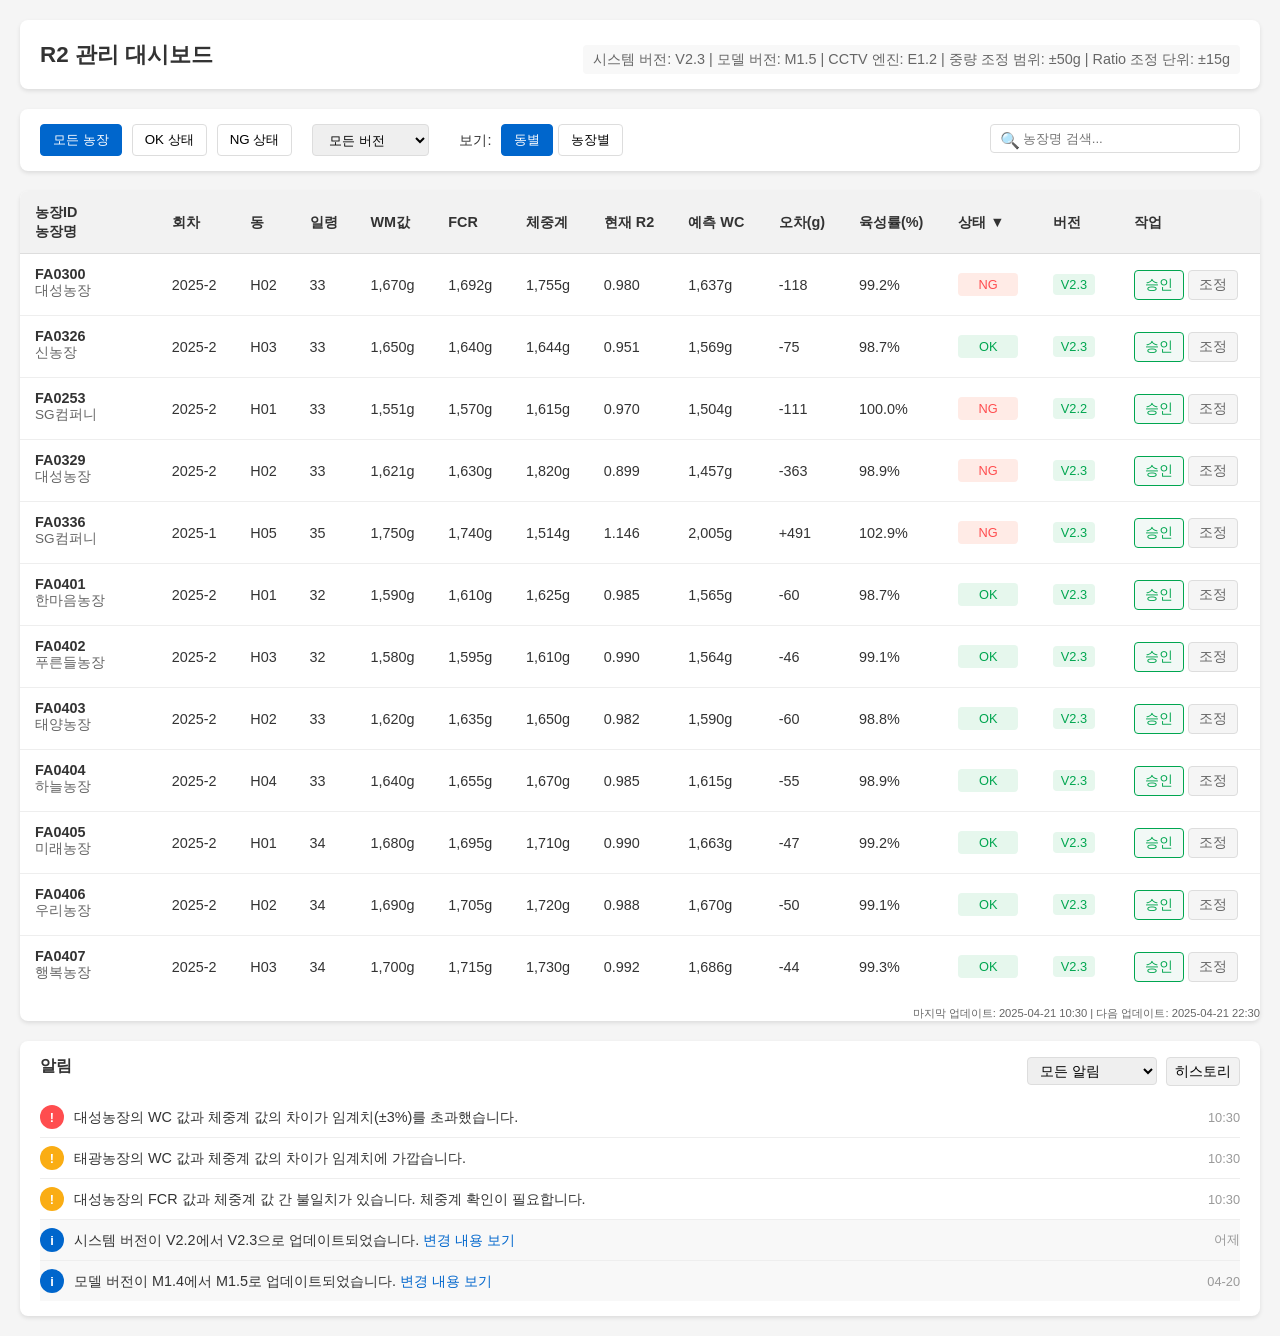
<file: r2-dashboard.html>
<!DOCTYPE html>
<html lang="ko">
<head>
  <meta charset="UTF-8">
  <meta name="viewport" content="width=device-width, initial-scale=1.0">
  <title>R2 관리 대시보드</title>
  <style>
    * {
      box-sizing: border-box;
      margin: 0;
      padding: 0;
      font-family: 'Segoe UI', Tahoma, Geneva, Verdana, sans-serif;
    }
    
    body {
      background-color: #f5f5f5;
      color: #333;
      padding: 20px;
    }
    
    header {
      display: flex;
      justify-content: space-between;
      align-items: center;
      margin-bottom: 20px;
      background-color: white;
      padding: 15px 20px;
      border-radius: 8px;
      box-shadow: 0 2px 4px rgba(0,0,0,0.1);
    }
    
    h1 {
      font-size: 1.4rem;
      font-weight: 600;
    }
    
    .last-update {
      font-size: 0.9rem;
      color: #666;
    }
    
    .filter-section {
      display: flex;
      justify-content: space-between;
      margin-bottom: 20px;
      background-color: white;
      padding: 15px 20px;
      border-radius: 8px;
      box-shadow: 0 2px 4px rgba(0,0,0,0.1);
    }
    
    .filter-buttons {
      display: flex;
      gap: 10px;
    }
    
    .filter-btn {
      padding: 6px 12px;
      border: 1px solid #ddd;
      border-radius: 4px;
      background-color: white;
      cursor: pointer;
      transition: all 0.2s;
    }
    
    .filter-btn.active {
      background-color: #0066cc;
      color: white;
      border-color: #0066cc;
    }
    
    .search-box {
      position: relative;
    }
    
    .search-box input {
      padding: 6px 12px;
      padding-left: 32px;
      border: 1px solid #ddd;
      border-radius: 4px;
      width: 250px;
    }
    
    .search-box:before {
      content: "🔍";
      position: absolute;
      left: 10px;
      top: 7px;
      color: #999;
    }
    
    .version-info {
      font-size: 0.9rem;
      color: #666;
      background-color: #f8f8f8;
      padding: 5px 10px;
      border-radius: 4px;
      margin-top: 10px;
    }
    
    .version-badge {
      display: inline-block;
      padding: 3px 8px;
      border-radius: 4px;
      background-color: #e6f7ed;
      color: #00a650;
      font-size: 0.8rem;
      margin-right: 5px;
    }
    
    .main-table {
      width: 100%;
      background-color: white;
      border-radius: 8px;
      box-shadow: 0 2px 4px rgba(0,0,0,0.1);
      overflow: hidden;
      margin-bottom: 20px;
    }
    
    table {
      width: 100%;
      border-collapse: collapse;
    }
    
    th {
      text-align: left;
      padding: 12px 15px;
      background-color: #f2f2f2;
      border-bottom: 1px solid #ddd;
      font-weight: 600;
      font-size: 0.9rem;
    }
    
    td {
      padding: 12px 15px;
      border-bottom: 1px solid #eee;
      font-size: 0.9rem;
    }
    
    tr:last-child td {
      border-bottom: none;
    }
    
    tr:hover {
      background-color: #f9f9f9;
    }
    
    .status {
      padding: 4px 8px;
      border-radius: 4px;
      font-weight: 500;
      font-size: 0.8rem;
      display: inline-block;
      min-width: 60px;
      text-align: center;
    }
    
    .status.ok {
      background-color: #e6f7ed;
      color: #00a650;
    }
    
    .status.ng {
      background-color: #ffebe6;
      color: #ff4d4f;
    }
    
    .action-btn {
      padding: 5px 10px;
      border-radius: 4px;
      border: 1px solid #ddd;
      background-color: white;
      cursor: pointer;
      transition: all 0.2s;
      font-size: 0.85rem;
    }
    
    .action-btn.approve {
      background-color: #f2f9f6;
      border-color: #00a650;
      color: #00a650;
    }
    
    .action-btn.adjust {
      background-color: #f5f5f5;
      color: #666;
    }
    
    .detail-panel {
      background-color: white;
      border-radius: 8px;
      box-shadow: 0 2px 4px rgba(0,0,0,0.1);
      padding: 20px;
      margin-bottom: 20px;
      display: flex;
      flex-direction: column;
      gap: 20px;
    }
    
    .panel-header {
      display: flex;
      justify-content: space-between;
      align-items: center;
      margin-bottom: 10px;
    }
    
    .panel-title {
      font-size: 1.1rem;
      font-weight: 600;
    }
    
    .panel-subtitle {
      color: #666;
      font-size: 0.9rem;
    }
    
    .graph-container {
      height: 300px;
      border: 1px solid #eee;
      border-radius: 4px;
      display: flex;
      align-items: center;
      justify-content: center;
      color: #999;
      background-color: #fafafa;
      margin-bottom: 15px;
    }
    
    .r2-control {
      display: grid;
      grid-template-columns: 1fr 1fr;
      gap: 15px;
    }
    
    .r2-table {
      border: 1px solid #eee;
      border-radius: 4px;
      overflow: hidden;
    }
    
    .r2-table table {
      width: 100%;
    }
    
    .r2-adjust {
      border: 1px solid #eee;
      border-radius: 4px;
      padding: 15px;
    }
    
    .r2-adjust-form {
      display: flex;
      flex-direction: column;
      gap: 10px;
    }
    
    .form-group {
      display: flex;
      flex-direction: column;
      gap: 5px;
    }
    
    .form-group label {
      font-size: 0.85rem;
      color: #666;
    }
    
    .form-group input, .form-group select, .form-group textarea {
      padding: 8px 10px;
      border: 1px solid #ddd;
      border-radius: 4px;
    }
    
    .form-group textarea {
      min-height: 60px;
      resize: vertical;
    }
    
    .button-group {
      display: flex;
      gap: 10px;
      margin-top: 10px;
    }
    
    .btn {
      padding: 8px 16px;
      border-radius: 4px;
      border: 1px solid #ddd;
      background-color: white;
      cursor: pointer;
      font-weight: 500;
      transition: all 0.2s;
    }
    
    .btn-primary {
      background-color: #0066cc;
      color: white;
      border-color: #0066cc;
    }
    
    .btn-secondary {
      background-color: #f5f5f5;
      color: #666;
    }
    
    .error {
      color: #ff4d4f;
    }
    
    .success {
      color: #00a650;
    }
    
    .alert-area {
      background-color: white;
      border-radius: 8px;
      box-shadow: 0 2px 4px rgba(0,0,0,0.1);
      padding: 15px 20px;
    }
    
    .alert-title {
      font-size: 1rem;
      font-weight: 600;
      margin-bottom: 10px;
    }
    
    .alert-list {
      list-style: none;
    }
    
    .alert-item {
      display: flex;
      align-items: center;
      gap: 10px;
      padding: 8px 0;
      border-bottom: 1px solid #eee;
    }
    
    .alert-item:last-child {
      border-bottom: none;
    }
    
    .alert-icon {
      width: 24px;
      height: 24px;
      display: flex;
      align-items: center;
      justify-content: center;
      border-radius: 50%;
      color: white;
      font-weight: bold;
      font-size: 0.8rem;
    }
    
    .alert-icon.warning {
      background-color: #faad14;
    }
    
    .alert-icon.error {
      background-color: #ff4d4f;
    }
    
    .alert-message {
      flex: 1;
      font-size: 0.9rem;
    }
    
    .alert-time {
      color: #999;
      font-size: 0.8rem;
    }
  </style>
</head>
<body>
  <header>
    <h1>R2 관리 대시보드</h1>
    <div class="version-info">
      시스템 버전: V2.3 | 모델 버전: M1.5 | CCTV 엔진: E1.2 | 중량 조정 범위: ±50g | Ratio 조정 단위: ±15g
    </div>
  </header>
  
  <div class="filter-section">
    <div class="filter-buttons">
      <button class="filter-btn active">모든 농장</button>
      <button class="filter-btn">OK 상태</button>
      <button class="filter-btn">NG 상태</button>
      <select style="padding: 6px 12px; border: 1px solid #ddd; border-radius: 4px; margin-left: 10px;">
        <option>모든 버전</option>
        <option>시스템 V2.3</option>
        <option>시스템 V2.2</option>
        <option>모델 M1.5</option>
        <option>모델 M1.4</option>
      </select>
      <div style="margin-left: 20px; display: flex; align-items: center;">
        <span style="margin-right: 10px; font-size: 0.9rem;">보기:</span>
        <button id="viewByDong" class="filter-btn active" style="margin-right: 5px;">동별</button>
        <button id="viewByFarm" class="filter-btn">농장별</button>
      </div>
    </div>
    <div class="search-box">
      <input type="text" placeholder="농장명 검색...">
    </div>
  </div>
  
  <div class="main-table">
    <div style="max-height: 800px; overflow-y: auto;">
      <table>
        <thead>
          <tr>
            <th>농장ID<br>농장명</th>
            <th>회차</th>
            <th>동</th>
            <th>일령</th>
            <th>WM값</th>
            <th>FCR</th>
            <th>체중계</th>
            <th>현재 R2</th>
            <th>예측 WC</th>
            <th>오차(g)</th>
            <th>육성률(%)</th>
            <th id="statusHeader" style="cursor: pointer;">상태 <span id="sortIcon">▼</span></th>
            <th>버전</th>
            <th>작업</th>
          </tr>
        </thead>
        <tbody>
          <tr>
            <td class="farm-info" data-farm-id="FA0300" data-farm-name="대성농장" style="cursor: pointer;">
              <strong>FA0300</strong><br>
              <span style="font-size: 0.85rem; color: #666; display: inline-block; width: 100px; overflow: hidden; text-overflow: ellipsis;">대성농장</span>
            </td>
            <td>2025-2</td>
            <td>H02</td>
            <td>33</td>
            <td>1,670g</td>
            <td>1,692g</td>
            <td>1,755g</td>
            <td>0.980</td>
            <td>1,637g</td>
            <td>-118</td>
            <td>99.2%</td>
            <td><span class="status ng">NG</span></td>
            <td><span class="version-badge">V2.3</span></td>
            <td>
              <button class="action-btn approve">승인</button>
              <button class="action-btn adjust">조정</button>
            </td>
          </tr>
          <tr>
            <td class="farm-info" data-farm-id="FA0326" data-farm-name="신농장" style="cursor: pointer;">
              <strong>FA0326</strong><br>
              <span style="font-size: 0.85rem; color: #666; display: inline-block; width: 100px; overflow: hidden; text-overflow: ellipsis;">신농장</span>
            </td>
            <td>2025-2</td>
            <td>H03</td>
            <td>33</td>
            <td>1,650g</td>
            <td>1,640g</td>
            <td>1,644g</td>
            <td>0.951</td>
            <td>1,569g</td>
            <td>-75</td>
            <td>98.7%</td>
            <td><span class="status ok">OK</span></td>
            <td><span class="version-badge">V2.3</span></td>
            <td>
              <button class="action-btn approve">승인</button>
              <button class="action-btn adjust">조정</button>
            </td>
          </tr>
          <tr>
            <td class="farm-info" data-farm-id="FA0253" data-farm-name="SG컴퍼니" style="cursor: pointer;">
              <strong>FA0253</strong><br>
              <span style="font-size: 0.85rem; color: #666; display: inline-block; width: 100px; overflow: hidden; text-overflow: ellipsis;">SG컴퍼니</span>
            </td>
            <td>2025-2</td>
            <td>H01</td>
            <td>33</td>
            <td>1,551g</td>
            <td>1,570g</td>
            <td>1,615g</td>
            <td>0.970</td>
            <td>1,504g</td>
            <td>-111</td>
            <td>100.0%</td>
            <td><span class="status ng">NG</span></td>
            <td><span class="version-badge">V2.2</span></td>
            <td>
              <button class="action-btn approve">승인</button>
              <button class="action-btn adjust">조정</button>
            </td>
          </tr>
          <tr>
            <td class="farm-info" data-farm-id="FA0329" data-farm-name="대성농장" style="cursor: pointer;">
              <strong>FA0329</strong><br>
              <span style="font-size: 0.85rem; color: #666; display: inline-block; width: 100px; overflow: hidden; text-overflow: ellipsis;">대성농장</span>
            </td>
            <td>2025-2</td>
            <td>H02</td>
            <td>33</td>
            <td>1,621g</td>
            <td>1,630g</td>
            <td>1,820g</td>
            <td>0.899</td>
            <td>1,457g</td>
            <td>-363</td>
            <td>98.9%</td>
            <td><span class="status ng">NG</span></td>
            <td><span class="version-badge">V2.3</span></td>
            <td>
              <button class="action-btn approve">승인</button>
              <button class="action-btn adjust">조정</button>
            </td>
          </tr>
          <tr>
            <td class="farm-info" data-farm-id="FA0336" data-farm-name="SG컴퍼니" style="cursor: pointer;">
              <strong>FA0336</strong><br>
              <span style="font-size: 0.85rem; color: #666; display: inline-block; width: 100px; overflow: hidden; text-overflow: ellipsis;">SG컴퍼니</span>
            </td>
            <td>2025-1</td>
            <td>H05</td>
            <td>35</td>
            <td>1,750g</td>
            <td>1,740g</td>
            <td>1,514g</td>
            <td>1.146</td>
            <td>2,005g</td>
            <td>+491</td>
            <td>102.9%</td>
            <td><span class="status ng">NG</span></td>
            <td><span class="version-badge">V2.3</span></td>
            <td>
              <button class="action-btn approve">승인</button>
              <button class="action-btn adjust">조정</button>
            </td>
          </tr>
          <tr>
            <td class="farm-info" data-farm-id="FA0401" data-farm-name="한마음농장" style="cursor: pointer;">
              <strong>FA0401</strong><br>
              <span style="font-size: 0.85rem; color: #666; display: inline-block; width: 100px; overflow: hidden; text-overflow: ellipsis;">한마음농장</span>
            </td>
            <td>2025-2</td>
            <td>H01</td>
            <td>32</td>
            <td>1,590g</td>
            <td>1,610g</td>
            <td>1,625g</td>
            <td>0.985</td>
            <td>1,565g</td>
            <td>-60</td>
            <td>98.7%</td>
            <td><span class="status ok">OK</span></td>
            <td><span class="version-badge">V2.3</span></td>
            <td>
              <button class="action-btn approve">승인</button>
              <button class="action-btn adjust">조정</button>
            </td>
          </tr>
          <tr>
            <td class="farm-info" data-farm-id="FA0402" data-farm-name="푸른들농장" style="cursor: pointer;">
              <strong>FA0402</strong><br>
              <span style="font-size: 0.85rem; color: #666; display: inline-block; width: 100px; overflow: hidden; text-overflow: ellipsis;">푸른들농장</span>
            </td>
            <td>2025-2</td>
            <td>H03</td>
            <td>32</td>
            <td>1,580g</td>
            <td>1,595g</td>
            <td>1,610g</td>
            <td>0.990</td>
            <td>1,564g</td>
            <td>-46</td>
            <td>99.1%</td>
            <td><span class="status ok">OK</span></td>
            <td><span class="version-badge">V2.3</span></td>
            <td>
              <button class="action-btn approve">승인</button>
              <button class="action-btn adjust">조정</button>
            </td>
          </tr>
          <tr>
            <td class="farm-info" data-farm-id="FA0403" data-farm-name="태양농장" style="cursor: pointer;">
              <strong>FA0403</strong><br>
              <span style="font-size: 0.85rem; color: #666; display: inline-block; width: 100px; overflow: hidden; text-overflow: ellipsis;">태양농장</span>
            </td>
            <td>2025-2</td>
            <td>H02</td>
            <td>33</td>
            <td>1,620g</td>
            <td>1,635g</td>
            <td>1,650g</td>
            <td>0.982</td>
            <td>1,590g</td>
            <td>-60</td>
            <td>98.8%</td>
            <td><span class="status ok">OK</span></td>
            <td><span class="version-badge">V2.3</span></td>
            <td>
              <button class="action-btn approve">승인</button>
              <button class="action-btn adjust">조정</button>
            </td>
          </tr>
          <tr>
            <td class="farm-info" data-farm-id="FA0404" data-farm-name="하늘농장" style="cursor: pointer;">
              <strong>FA0404</strong><br>
              <span style="font-size: 0.85rem; color: #666; display: inline-block; width: 100px; overflow: hidden; text-overflow: ellipsis;">하늘농장</span>
            </td>
            <td>2025-2</td>
            <td>H04</td>
            <td>33</td>
            <td>1,640g</td>
            <td>1,655g</td>
            <td>1,670g</td>
            <td>0.985</td>
            <td>1,615g</td>
            <td>-55</td>
            <td>98.9%</td>
            <td><span class="status ok">OK</span></td>
            <td><span class="version-badge">V2.3</span></td>
            <td>
              <button class="action-btn approve">승인</button>
              <button class="action-btn adjust">조정</button>
            </td>
          </tr>
          <tr>
            <td class="farm-info" data-farm-id="FA0405" data-farm-name="미래농장" style="cursor: pointer;">
              <strong>FA0405</strong><br>
              <span style="font-size: 0.85rem; color: #666; display: inline-block; width: 100px; overflow: hidden; text-overflow: ellipsis;">미래농장</span>
            </td>
            <td>2025-2</td>
            <td>H01</td>
            <td>34</td>
            <td>1,680g</td>
            <td>1,695g</td>
            <td>1,710g</td>
            <td>0.990</td>
            <td>1,663g</td>
            <td>-47</td>
            <td>99.2%</td>
            <td><span class="status ok">OK</span></td>
            <td><span class="version-badge">V2.3</span></td>
            <td>
              <button class="action-btn approve">승인</button>
              <button class="action-btn adjust">조정</button>
            </td>
          </tr>
          <tr>
            <td class="farm-info" data-farm-id="FA0406" data-farm-name="우리농장" style="cursor: pointer;">
              <strong>FA0406</strong><br>
              <span style="font-size: 0.85rem; color: #666; display: inline-block; width: 100px; overflow: hidden; text-overflow: ellipsis;">우리농장</span>
            </td>
            <td>2025-2</td>
            <td>H02</td>
            <td>34</td>
            <td>1,690g</td>
            <td>1,705g</td>
            <td>1,720g</td>
            <td>0.988</td>
            <td>1,670g</td>
            <td>-50</td>
            <td>99.1%</td>
            <td><span class="status ok">OK</span></td>
            <td><span class="version-badge">V2.3</span></td>
            <td>
              <button class="action-btn approve">승인</button>
              <button class="action-btn adjust">조정</button>
            </td>
          </tr>
          <tr>
            <td class="farm-info" data-farm-id="FA0407" data-farm-name="행복농장" style="cursor: pointer;">
              <strong>FA0407</strong><br>
              <span style="font-size: 0.85rem; color: #666; display: inline-block; width: 100px; overflow: hidden; text-overflow: ellipsis;">행복농장</span>
            </td>
            <td>2025-2</td>
            <td>H03</td>
            <td>34</td>
            <td>1,700g</td>
            <td>1,715g</td>
            <td>1,730g</td>
            <td>0.992</td>
            <td>1,686g</td>
            <td>-44</td>
            <td>99.3%</td>
            <td><span class="status ok">OK</span></td>
            <td><span class="version-badge">V2.3</span></td>
            <td>
              <button class="action-btn approve">승인</button>
              <button class="action-btn adjust">조정</button>
            </td>
          </tr>
          <tr>
            <td class="farm-info" data-farm-id="FA0408" data-farm-name="희망농장" style="cursor: pointer;">
              <strong>FA0408</strong><br>
              <span style="font-size: 0.85rem; color: #666; display: inline-block; width: 100px; overflow: hidden; text-overflow: ellipsis;">희망농장</span>
            </td>
            <td>2025-2</td>
            <td>H04</td>
            <td>35</td>
            <td>1,730g</td>
            <td>1,745g</td>
            <td>1,760g</td>
            <td>0.986</td>
            <td>1,705g</td>
            <td>-55</td>
            <td>99.0%</td>
            <td><span class="status ok">OK</span></td>
            <td><span class="version-badge">V2.3</span></td>
            <td>
              <button class="action-btn approve">승인</button>
              <button class="action-btn adjust">조정</button>
            </td>
          </tr>
          <tr>
            <td class="farm-info" data-farm-id="FA0409" data-farm-name="그린농장" style="cursor: pointer;">
              <strong>FA0409</strong><br>
              <span style="font-size: 0.85rem; color: #666; display: inline-block; width: 100px; overflow: hidden; text-overflow: ellipsis;">그린농장</span>
            </td>
            <td>2025-2</td>
            <td>H05</td>
            <td>35</td>
            <td>1,740g</td>
            <td>1,755g</td>
            <td>1,770g</td>
            <td>0.989</td>
            <td>1,721g</td>
            <td>-49</td>
            <td>99.2%</td>
            <td><span class="status ok">OK</span></td>
            <td><span class="version-badge">V2.3</span></td>
            <td>
              <button class="action-btn approve">승인</button>
              <button class="action-btn adjust">조정</button>
            </td>
          </tr>
          <tr>
            <td class="farm-info" data-farm-id="FA0410" data-farm-name="블루농장" style="cursor: pointer;">
              <strong>FA0410</strong><br>
              <span style="font-size: 0.85rem; color: #666; display: inline-block; width: 100px; overflow: hidden; text-overflow: ellipsis;">블루농장</span>
            </td>
            <td>2025-2</td>
            <td>H01</td>
            <td>35</td>
            <td>1,750g</td>
            <td>1,765g</td>
            <td>1,780g</td>
            <td>0.991</td>
            <td>1,734g</td>
            <td>-46</td>
            <td>99.3%</td>
            <td><span class="status ok">OK</span></td>
            <td><span class="version-badge">V2.3</span></td>
            <td>
              <button class="action-btn approve">승인</button>
              <button class="action-btn adjust">조정</button>
            </td>
          </tr>
          <tr>
            <td class="farm-info" data-farm-id="FA0411" data-farm-name="레드농장" style="cursor: pointer;">
              <strong>FA0411</strong><br>
              <span style="font-size: 0.85rem; color: #666; display: inline-block; width: 100px; overflow: hidden; text-overflow: ellipsis;">레드농장</span>
            </td>
            <td>2025-2</td>
            <td>H02</td>
            <td>36</td>
            <td>1,780g</td>
            <td>1,795g</td>
            <td>1,810g</td>
            <td>0.993</td>
            <td>1,767g</td>
            <td>-43</td>
            <td>99.4%</td>
            <td><span class="status ok">OK</span></td>
            <td><span class="version-badge">V2.3</span></td>
            <td>
              <button class="action-btn approve">승인</button>
              <button class="action-btn adjust">조정</button>
            </td>
          </tr>
          <tr>
            <td class="farm-info" data-farm-id="FA0412" data-farm-name="옐로우농장" style="cursor: pointer;">
              <strong>FA0412</strong><br>
              <span style="font-size: 0.85rem; color: #666; display: inline-block; width: 100px; overflow: hidden; text-overflow: ellipsis;">옐로우농장</span>
            </td>
            <td>2025-2</td>
            <td>H03</td>
            <td>36</td>
            <td>1,790g</td>
            <td>1,805g</td>
            <td>1,820g</td>
            <td>0.995</td>
            <td>1,781g</td>
            <td>-39</td>
            <td>99.5%</td>
            <td><span class="status ok">OK</span></td>
            <td><span class="version-badge">V2.3</span></td>
            <td>
              <button class="action-btn approve">승인</button>
              <button class="action-btn adjust">조정</button>
            </td>
          </tr>
          <tr>
            <td class="farm-info" data-farm-id="FA0413" data-farm-name="퍼플농장" style="cursor: pointer;">
              <strong>FA0413</strong><br>
              <span style="font-size: 0.85rem; color: #666; display: inline-block; width: 100px; overflow: hidden; text-overflow: ellipsis;">퍼플농장</span>
            </td>
            <td>2025-2</td>
            <td>H04</td>
            <td>36</td>
            <td>1,800g</td>
            <td>1,815g</td>
            <td>1,830g</td>
            <td>0.992</td>
            <td>1,786g</td>
            <td>-44</td>
            <td>99.3%</td>
            <td><span class="status ok">OK</span></td>
            <td><span class="version-badge">V2.3</span></td>
            <td>
              <button class="action-btn approve">승인</button>
              <button class="action-btn adjust">조정</button>
            </td>
          </tr>
          <tr>
            <td class="farm-info" data-farm-id="FA0414" data-farm-name="오렌지농장" style="cursor: pointer;">
              <strong>FA0414</strong><br>
              <span style="font-size: 0.85rem; color: #666; display: inline-block; width: 100px; overflow: hidden; text-overflow: ellipsis;">오렌지농장</span>
            </td>
            <td>2025-2</td>
            <td>H05</td>
            <td>37</td>
            <td>1,830g</td>
            <td>1,845g</td>
            <td>1,860g</td>
            <td>0.994</td>
            <td>1,819g</td>
            <td>-41</td>
            <td>99.4%</td>
            <td><span class="status ok">OK</span></td>
            <td><span class="version-badge">V2.3</span></td>
            <td>
              <button class="action-btn approve">승인</button>
              <button class="action-btn adjust">조정</button>
            </td>
          </tr>
          <tr>
            <td class="farm-info" data-farm-id="FA0415" data-farm-name="핑크농장" style="cursor: pointer;">
              <strong>FA0415</strong><br>
              <span style="font-size: 0.85rem; color: #666; display: inline-block; width: 100px; overflow: hidden; text-overflow: ellipsis;">핑크농장</span>
            </td>
            <td>2025-2</td>
            <td>H01</td>
            <td>37</td>
            <td>1,840g</td>
            <td>1,855g</td>
            <td>1,870g</td>
            <td>0.996</td>
            <td>1,832g</td>
            <td>-38</td>
            <td>99.6%</td>
            <td><span class="status ok">OK</span></td>
            <td><span class="version-badge">V2.3</span></td>
            <td>
              <button class="action-btn approve">승인</button>
              <button class="action-btn adjust">조정</button>
            </td>
          </tr>
        </tbody>
      </table>
    </div>
    <div style="display: flex; justify-content: flex-end; margin-top: 15px;">
      <div class="last-update" style="text-align: right; font-size: 0.7rem; color: #666;">
        마지막 업데이트: 2025-04-21 10:30 | 다음 업데이트: 2025-04-21 22:30      
      </div>
    </div>
  </div>
  
  <!-- 농장 정보 모달 -->
  <div id="farmModal" style="position: fixed; top: 0; left: 0; right: 0; bottom: 0; background-color: rgba(0,0,0,0.5); display: none; align-items: center; justify-content: center; z-index: 1000;">
    <div style="background-color: white; border-radius: 8px; width: 90%; max-width: 1000px; max-height: 90vh; overflow-y: auto; padding: 20px;">
      <div style="display: flex; justify-content: space-between; align-items: center; margin-bottom: 20px;">
        <h3 id="modalFarmTitle" style="font-size: 1.2rem; font-weight: 600;">농장 정보</h3>
        <button id="closeModal" style="background: none; border: none; font-size: 1.5rem; cursor: pointer;">×</button>
      </div>
      
      <div id="modalFarmInfo" style="margin-bottom: 20px;">
        <p id="modalFarmSubtitle" class="panel-subtitle"></p>
      </div>
      
      <div class="graph-container" style="height: 300px; border: 1px solid #eee; border-radius: 4px; display: flex; align-items: center; justify-content: center; color: #999; background-color: #fafafa; position: relative; margin-bottom: 20px;">
        [최근 7일간 WM, 체중계, WC 값 추이 그래프]
        <div style="position: absolute; right: 10px; top: 10px; background-color: rgba(255,255,255,0.8); border: 1px solid #ddd; border-radius: 4px; padding: 5px; font-size: 0.8rem;">
          <div style="margin-bottom: 3px; color: #666;">버전 변경 포인트</div>
          <div><span style="display: inline-block; width: 10px; height: 10px; background-color: red; border-radius: 50%; margin-right: 5px;"></span> V2.2 → V2.3 (04-20)</div>
          <div><span style="display: inline-block; width: 10px; height: 10px; background-color: blue; border-radius: 50%; margin-right: 5px;"></span> 모델 M1.4 → M1.5 (04-20)</div>
        </div>
      </div>
      
      <div class="r2-control" style="display: flex; gap: 20px;">
        <div class="r2-table">
          <div style="display: flex; justify-content: space-between; align-items: center; margin-bottom: 10px;">
            <h3 style="font-size: 1rem;">중량별 R2 테이블</h3>
            <select style="padding: 4px 8px; border: 1px solid #ddd; border-radius: 4px; font-size: 0.9rem;">
              <option>현재 버전 (V2.3)</option>
              <option>이전 버전 (V2.2)</option>
              <option>이전 버전 (V2.1)</option>
            </select>
          </div>
          
          <table>
            <thead>
              <tr>
                <th>중량 범위</th>
                <th>R2 값</th>
                <th>적용 시점</th>
                <th>변경 사유</th>
              </tr>
            </thead>
            <tbody>
              <tr>
                <td>1,601g~</td>
                <td>1.020</td>
                <td>2025-04-21</td>
                <td><button class="action-btn" style="padding: 2px 5px; font-size: 0.8rem;">보기</button></td>
              </tr>
              <tr>
                <td>1,301g~1,600g</td>
                <td>1.020</td>
                <td>2025-04-20</td>
                <td><button class="action-btn" style="padding: 2px 5px; font-size: 0.8rem;">보기</button></td>
              </tr>
              <tr>
                <td>1,001g~1,300g</td>
                <td>0.950</td>
                <td>2025-04-20</td>
                <td><button class="action-btn" style="padding: 2px 5px; font-size: 0.8rem;">보기</button></td>
              </tr>
              <tr>
                <td>701g~1,000g</td>
                <td>0.920</td>
                <td>2025-04-20</td>
                <td><button class="action-btn" style="padding: 2px 5px; font-size: 0.8rem;">보기</button></td>
              </tr>
              <tr>
                <td>~700g</td>
                <td>0.885</td>
                <td>2025-04-20</td>
                <td><button class="action-btn" style="padding: 2px 5px; font-size: 0.8rem;">보기</button></td>
              </tr>
            </tbody>
          </table>
        </div>
        
        <div class="r2-adjust" style="flex: 1;">
          <form class="r2-adjust-form">
            <div style="font-size: 1rem; font-weight: 600; margin-bottom: 15px;">R2 값 조정</div>
            <div style="margin-bottom: 10px;">
              <label style="display: block; margin-bottom: 5px; font-size: 0.9rem;">현재 중량 범위</label>
              <input type="text" value="1,601g~" readonly style="width: 100%; padding: 8px; border: 1px solid #ddd; border-radius: 4px;">
            </div>
            <div style="margin-bottom: 10px;">
              <label style="display: block; margin-bottom: 5px; font-size: 0.9rem;">현재 R2 값</label>
              <input type="text" value="1.02" readonly style="width: 100%; padding: 8px; border: 1px solid #ddd; border-radius: 4px;">
            </div>
            <div style="margin-bottom: 10px;">
              <label style="display: block; margin-bottom: 5px; font-size: 0.9rem;">WM 값</label>
              <input type="text" value="1,620g" readonly style="width: 100%; padding: 8px; border: 1px solid #ddd; border-radius: 4px;">
            </div>
            <div style="margin-bottom: 10px;">
              <label style="display: block; margin-bottom: 5px; font-size: 0.9rem;">체중계 값</label>
              <input type="text" value="1,710g" readonly style="width: 100%; padding: 8px; border: 1px solid #ddd; border-radius: 4px;">
            </div>
            <div style="margin-bottom: 10px;">
              <label style="display: block; margin-bottom: 5px; font-size: 0.9rem;">새 R2 값</label>
              <input type="text" value="1.06" style="width: 100%; padding: 8px; border: 1px solid #ddd; border-radius: 4px;">
            </div>
            <div style="margin-bottom: 10px;">
              <label style="display: block; margin-bottom: 5px; font-size: 0.9rem;">조정 결과(WC)</label>
              <input type="text" value="1,717g" readonly style="width: 100%; padding: 8px; border: 1px solid #ddd; border-radius: 4px;">
            </div>
            <div style="margin-bottom: 15px;">
              <label style="display: block; margin-bottom: 5px; font-size: 0.9rem;">조정 사유</label>
              <textarea placeholder="R2 값 조정 사유를 입력하세요..." style="width: 100%; padding: 8px; border: 1px solid #ddd; border-radius: 4px; height: 80px;">체중계 값과의 오차가 임계치를 초과하여 R2 값을 조정합니다.</textarea>
            </div>
            <div style="display: flex; gap: 10px;">
              <button class="btn btn-primary" style="padding: 8px 16px; border-radius: 4px; border: 1px solid #0066cc; background-color: #0066cc; color: white; cursor: pointer; font-weight: 500;">적용</button>
              <button class="btn btn-secondary" style="padding: 8px 16px; border-radius: 4px; border: 1px solid #ddd; background-color: #f5f5f5; color: #666; cursor: pointer; font-weight: 500;">취소</button>
            </div>
          </form>
        </div>
      </div>
    </div>
  </div>
  
  <script>
    // 농장 정보 클릭 이벤트 처리
    const farmInfoElements = document.querySelectorAll('.farm-info');
    const farmModal = document.getElementById('farmModal');
    const closeModal = document.getElementById('closeModal');
    const modalFarmTitle = document.getElementById('modalFarmTitle');
    const modalFarmSubtitle = document.getElementById('modalFarmSubtitle');
    
    // 모달 닫기 버튼 이벤트
    closeModal.addEventListener('click', () => {
      farmModal.style.display = 'none';
    });
    
    // 모달 외부 클릭 시 닫기
    farmModal.addEventListener('click', (event) => {
      if (event.target === farmModal) {
        farmModal.style.display = 'none';
      }
    });
    
    // 농장 정보 클릭 시 모달 표시
    farmInfoElements.forEach((element) => {
      element.addEventListener('click', () => {
        const farmId = element.getAttribute('data-farm-id');
        const farmName = element.getAttribute('data-farm-name');
        
        // 모달 내용 설정
        modalFarmTitle.textContent = `${farmId} (${farmName})`;
        
        // 해당 행의 정보 가져오기
        const row = element.closest('tr');
        const round = row.children[1].textContent;
        const building = row.children[2].textContent;
        const days = row.children[3].textContent;
        const version = row.querySelector('.version-badge').textContent;
        
        modalFarmSubtitle.textContent = `회차: ${round} | 동: ${building} | 일령: ${days} | 시스템 버전: ${version}`;
        
        // 모달 표시
        farmModal.style.display = 'flex';
      });
    });
    
    // 상태 정렬 기능
    const statusHeader = document.getElementById('statusHeader');
    const sortIcon = document.getElementById('sortIcon');
    let sortDirection = 'desc'; // 초기 정렬 방향 (내림차순: NG가 먼저)
    
    statusHeader.addEventListener('click', () => {
      const tableBody = document.querySelector('tbody');
      const rows = Array.from(tableBody.querySelectorAll('tr'));
      
      // 정렬 방향 전환
      sortDirection = sortDirection === 'asc' ? 'desc' : 'asc';
      sortIcon.textContent = sortDirection === 'asc' ? '▲' : '▼';
      
      // 상태에 따라 행 정렬
      rows.sort((a, b) => {
        const statusA = a.querySelector('.status').textContent;
        const statusB = b.querySelector('.status').textContent;
        
        if (sortDirection === 'asc') {
          // 오름차순: OK가 먼저
          return statusA === 'OK' ? -1 : statusB === 'OK' ? 1 : 0;
        } else {
          // 내림차순: NG가 먼저
          return statusA === 'NG' ? -1 : statusB === 'NG' ? 1 : 0;
        }
      });
      
      // 정렬된 행을 테이블에 다시 추가
      rows.forEach(row => tableBody.appendChild(row));
    });
    
    // 농장별/동별 보기 전환 기능
    const viewByDong = document.getElementById('viewByDong');
    const viewByFarm = document.getElementById('viewByFarm');
    const tableBody = document.querySelector('tbody');
    
    // 원본 데이터 저장
    const originalRows = Array.from(tableBody.querySelectorAll('tr'));
    
    viewByFarm.addEventListener('click', () => {
      if (!viewByFarm.classList.contains('active')) {
        // 버튼 상태 변경
        viewByFarm.classList.add('active');
        viewByDong.classList.remove('active');
        
        // 테이블 내용 비우기
        while (tableBody.firstChild) {
          tableBody.removeChild(tableBody.firstChild);
        }
        
        // 샘플 농장 데이터 (실제 연동이 아닌 시각적 데모용)
        const farmData = [
          { id: 'FA03', name: '대성농장', status: 'NG', version: 'V2.3' },
          { id: 'FA02', name: '신농장', status: 'OK', version: 'V2.3' },
          { id: 'FA02', name: 'SG컴퍼니', status: 'NG', version: 'V2.2' },
          { id: 'FA04', name: '한마음농장', status: 'OK', version: 'V2.3' },
          { id: 'FA04', name: '푸른들농장', status: 'OK', version: 'V2.3' },
          { id: 'FA04', name: '태양농장', status: 'OK', version: 'V2.3' },
          { id: 'FA04', name: '하늘농장', status: 'OK', version: 'V2.3' },
          { id: 'FA04', name: '미래농장', status: 'OK', version: 'V2.3' }
        ];
        
        // 각 농장별 행 생성
        farmData.forEach(farm => {
          // 농장 행 생성
          const farmRow = document.createElement('tr');
          farmRow.classList.add('farm-row');
          farmRow.setAttribute('data-farm-name', farm.name);
          
          farmRow.innerHTML = `
            <td class="farm-info" data-farm-id="${farm.id}" data-farm-name="${farm.name}" style="cursor: pointer;">
              <strong>${farm.id}</strong><br>
              <span style="font-size: 0.85rem; color: #666; display: inline-block; width: 100px; overflow: hidden; text-overflow: ellipsis;">${farm.name}</span>
              <button class="detail-btn" data-farm-name="${farm.name}" style="margin-left: 10px; padding: 3px 8px; background-color: #f0f0f0; border: 1px solid #ddd; border-radius: 4px; cursor: pointer; font-size: 0.8rem;">동별보기</button>
            </td>
            <td>평균</td>
            <td>전체</td>
            <td>-</td>
            <td>1,680g</td>
            <td>1,695g</td>
            <td>1,710g</td>
            <td>0.990</td>
            <td>1,663g</td>
            <td>-47</td>
            <td>99.2%</td>
            <td><span class="status ${farm.status.toLowerCase()}">${farm.status}</span></td>
            <td><span class="version-badge">${farm.version}</span></td>
            <td>
              <button class="action-btn approve">승인</button>
              <button class="action-btn adjust">조정</button>
            </td>
          `;
          
          // 농장 행을 테이블에 추가
          tableBody.appendChild(farmRow);
          
          // 각 농장별 동 행 생성 (처음에는 숨김 상태)
          const dongNames = ['H01', 'H02', 'H03', 'H04', 'H05'];
          const dongRows = []; // 동 행들을 저장할 배열
          
          dongNames.forEach((dong, index) => {
            const dongRow = document.createElement('tr');
            dongRow.classList.add('dong-row');
            dongRow.classList.add(`${farm.name.replace(/\s+/g, '-')}-dong`);
            dongRow.style.display = 'none';
            dongRow.style.backgroundColor = '#e8e8e8';
            
            // 동별 데이터 생성 (샘플 데이터)
            const wmValue = 1600 + (index * 30);
            const fcrValue = 1620 + (index * 30);
            const weightValue = 1650 + (index * 30);
            const r2Value = (0.97 + (index * 0.005)).toFixed(3);
            const wcValue = 1580 + (index * 30);
            const errorValue = -70 + (index * 5);
            const rateValue = (98.5 + (index * 0.2)).toFixed(1);
            
            // 농장 상태가 NG인 경우, 일부 동을 NG로 설정
            let dongStatus = 'OK';
            if (farm.status === 'NG') {
              // 대성농장은 첫 번째 동을 NG로
              if (farm.name === '대성농장' && index === 0) {
                dongStatus = 'NG';
              }
              // SG컴퍼니는 첫 번째와 세 번째 동을 NG로
              else if (farm.name === 'SG컴퍼니' && (index === 0 || index === 2)) {
                dongStatus = 'NG';
              }
            }
            
            dongRow.innerHTML = `
              <td style="padding-left: 20px;">
                <div class="farm-info" data-farm-id="${farm.id}${index}" data-farm-name="${farm.name}" style="cursor: pointer;">
                  <strong>${farm.id}${index}</strong><br>
                  <span style="font-size: 0.85rem; color: #666;">${dong}동</span>
                </div>
              </td>
              <td>2025-2</td>
              <td>${dong}</td>
              <td>${33 + index}</td>
              <td>${wmValue.toLocaleString()}g</td>
              <td>${fcrValue.toLocaleString()}g</td>
              <td>${weightValue.toLocaleString()}g</td>
              <td>${r2Value}</td>
              <td>${wcValue.toLocaleString()}g</td>
              <td>${errorValue}</td>
              <td>${rateValue}%</td>
              <td><span class="status ${dongStatus.toLowerCase()}">${dongStatus}</span></td>
              <td><span class="version-badge">${farm.version}</span></td>
              <td>
                <button class="action-btn approve">승인</button>
                <button class="action-btn adjust">조정</button>
              </td>
            `;
            
            // 동 행을 테이블에 추가 (농장 행 바로 다음에)
            tableBody.appendChild(dongRow);
            dongRows.push(dongRow); // 동 행 배열에 추가
          });
          
          // 해당 농장의 동별보기 버튼에 이벤트 리스너 추가
          const detailBtn = farmRow.querySelector('.detail-btn');
          detailBtn.addEventListener('click', (event) => {
            event.stopPropagation(); // 이벤트 버블링 방지
            
            // 토글: 보이면 숨기고, 숨겨져 있으면 보이게
            const isVisible = dongRows[0].style.display === 'table-row';
            
            dongRows.forEach(row => {
              row.style.display = isVisible ? 'none' : 'table-row';
            });
            
            // 버튼 텍스트 변경
            detailBtn.textContent = isVisible ? '동별보기' : '접기';
          });
        });
        
        // 농장 정보 클릭 이벤트 다시 바인딩
        const newFarmInfoElements = document.querySelectorAll('.farm-info');
        newFarmInfoElements.forEach((element) => {
          element.addEventListener('click', () => {
            const farmId = element.getAttribute('data-farm-id');
            const farmName = element.getAttribute('data-farm-name');
            
            modalFarmTitle.textContent = `${farmId} (${farmName})`;
            
            const row = element.closest('tr');
            
            // 동별 행인지 농장 행인지 확인
            if (row.classList.contains('dong-row')) {
              const round = row.children[1].textContent;
              const building = row.children[2].textContent;
              const days = row.children[3].textContent;
              const version = row.querySelector('.version-badge').textContent;
              
              modalFarmSubtitle.textContent = `회차: ${round} | 동: ${building} | 일령: ${days} | 시스템 버전: ${version}`;
            } else {
              modalFarmSubtitle.textContent = `농장 전체 평균 | 시스템 버전: ${row.querySelector('.version-badge').textContent}`;
            }
            
            farmModal.style.display = 'flex';
          });
        });
      }
    });
    
    viewByDong.addEventListener('click', () => {
      if (!viewByDong.classList.contains('active')) {
        // 버튼 상태 변경
        viewByDong.classList.add('active');
        viewByFarm.classList.remove('active');
        
        // 테이블 내용 비우기
        while (tableBody.firstChild) {
          tableBody.removeChild(tableBody.firstChild);
        }
        
        // 원본 데이터로 복원
        originalRows.forEach(row => {
          tableBody.appendChild(row.cloneNode(true));
        });
        
        // 농장 정보 클릭 이벤트 다시 바인딩
        const newFarmInfoElements = document.querySelectorAll('.farm-info');
        newFarmInfoElements.forEach((element) => {
          element.addEventListener('click', () => {
            const farmId = element.getAttribute('data-farm-id');
            const farmName = element.getAttribute('data-farm-name');
            
            modalFarmTitle.textContent = `${farmId} (${farmName})`;
            
            const row = element.closest('tr');
            const round = row.children[1].textContent;
            const building = row.children[2].textContent;
            const days = row.children[3].textContent;
            const version = row.querySelector('.version-badge').textContent;
            
            modalFarmSubtitle.textContent = `회차: ${round} | 동: ${building} | 일령: ${days} | 시스템 버전: ${version}`;
            
            farmModal.style.display = 'flex';
          });
        });
      }
    });
  </script>
  
  <div class="alert-area">
    <div style="display: flex; justify-content: space-between; align-items: center; margin-bottom: 10px;">
      <h3 class="alert-title">알림</h3>
      <div>
        <select style="padding: 4px 8px; border: 1px solid #ddd; border-radius: 4px; font-size: 0.9rem; margin-right: 5px;">
          <option>모든 알림</option>
          <option>값 변화 알림</option>
          <option>버전 변경 알림</option>
          <option>R2 조정 알림</option>
        </select>
        <button class="btn" style="background-color: #f2f2f2; padding: 4px 8px; border-radius: 4px; border: 1px solid #ddd; font-size: 0.9rem;">히스토리</button>
      </div>
    </div>
    <ul class="alert-list">
      <li class="alert-item">
        <div class="alert-icon error">!</div>
        <div class="alert-message">대성농장의 WC 값과 체중계 값의 차이가 임계치(±3%)를 초과했습니다.</div>
        <div class="alert-time">10:30</div>
      </li>
      <li class="alert-item">
        <div class="alert-icon warning">!</div>
        <div class="alert-message">태광농장의 WC 값과 체중계 값의 차이가 임계치에 가깝습니다.</div>
        <div class="alert-time">10:30</div>
      </li>
      <li class="alert-item">
        <div class="alert-icon warning">!</div>
        <div class="alert-message">대성농장의 FCR 값과 체중계 값 간 불일치가 있습니다. 체중계 확인이 필요합니다.</div>
        <div class="alert-time">10:30</div>
      </li>
      <li class="alert-item" style="background-color: #f8f8f8;">
        <div class="alert-icon" style="background-color: #0066cc;">i</div>
        <div class="alert-message">시스템 버전이 V2.2에서 V2.3으로 업데이트되었습니다. <a href="#" style="color: #0066cc; text-decoration: none;">변경 내용 보기</a></div>
        <div class="alert-time">어제</div>
      </li>
      <li class="alert-item" style="background-color: #f8f8f8;">
        <div class="alert-icon" style="background-color: #0066cc;">i</div>
        <div class="alert-message">모델 버전이 M1.4에서 M1.5로 업데이트되었습니다. <a href="#" style="color: #0066cc; text-decoration: none;">변경 내용 보기</a></div>
        <div class="alert-time">04-20</div>
      </li>
    </ul>
  </div>
  
  <!-- 버전 히스토리 모달 (숨겨진 상태) -->
  <div style="position: fixed; top: 0; left: 0; right: 0; bottom: 0; background-color: rgba(0,0,0,0.5); display: none; align-items: center; justify-content: center;">
    <div style="background-color: white; border-radius: 8px; width: 80%; max-width: 800px; max-height: 80vh; overflow-y: auto; padding: 20px;">
      <div style="display: flex; justify-content: space-between; align-items: center; margin-bottom: 20px;">
        <h3 style="font-size: 1.2rem; font-weight: 600;">버전 히스토리</h3>
        <button style="background: none; border: none; font-size: 1.5rem; cursor: pointer;">×</button>
      </div>
      
      <div style="margin-bottom: 20px;">
        <h4 style="font-size: 1rem; margin-bottom: 10px;">시스템 버전</h4>
        <table style="width: 100%; border-collapse: collapse;">
          <thead>
            <tr style="background-color: #f2f2f2;">
              <th style="text-align: left; padding: 10px; border-bottom: 1px solid #ddd;">버전</th>
              <th style="text-align: left; padding: 10px; border-bottom: 1px solid #ddd;">적용 날짜</th>
              <th style="text-align: left; padding: 10px; border-bottom: 1px solid #ddd;">주요 변경사항</th>
              <th style="text-align: left; padding: 10px; border-bottom: 1px solid #ddd;">담당자</th>
            </tr>
          </thead>
          <tbody>
            <tr>
              <td style="padding: 10px; border-bottom: 1px solid #eee;">V2.3</td>
              <td style="padding: 10px; border-bottom: 1px solid #eee;">2025-04-20</td>
              <td style="padding: 10px; border-bottom: 1px solid #eee;">R2 값 자동 조정 로직 최적화, 알림 시스템 개선</td>
              <td style="padding: 10px; border-bottom: 1px solid #eee;">이병권</td>
            </tr>
            <tr>
              <td style="padding: 10px; border-bottom: 1px solid #eee;">V2.2</td>
              <td style="padding: 10px; border-bottom: 1px solid #eee;">2025-04-15</td>
              <td style="padding: 10px; border-bottom: 1px solid #eee;">FCR 값 계산 로직 수정, 체중계 데이터 동기화 개선</td>
              <td style="padding: 10px; border-bottom: 1px solid #eee;">이병권</td>
            </tr>
          </tbody>
        </table>
      </div>
      
      <div>
        <h4 style="font-size: 1rem; margin-bottom: 10px;">모델 버전</h4>
        <table style="width: 100%; border-collapse: collapse;">
          <thead>
            <tr style="background-color: #f2f2f2;">
              <th style="text-align: left; padding: 10px; border-bottom: 1px solid #ddd;">버전</th>
              <th style="text-align: left; padding: 10px; border-bottom: 1px solid #ddd;">적용 날짜</th>
              <th style="text-align: left; padding: 10px; border-bottom: 1px solid #ddd;">주요 변경사항</th>
              <th style="text-align: left; padding: 10px; border-bottom: 1px solid #ddd;">담당자</th>
            </tr>
          </thead>
          <tbody>
            <tr>
              <td style="padding: 10px; border-bottom: 1px solid #eee;">M1.5</td>
              <td style="padding: 10px; border-bottom: 1px solid #eee;">2025-04-20</td>
              <td style="padding: 10px; border-bottom: 1px solid #eee;">WM 모델 정확도 향상, 새로운 농장 데이터 추가 학습</td>
              <td style="padding: 10px; border-bottom: 1px solid #eee;">윤성진</td>
            </tr>
            <tr>
              <td style="padding: 10px; border-bottom: 1px solid #eee;">M1.4</td>
              <td style="padding: 10px; border-bottom: 1px solid #eee;">2025-04-01</td>
              <td style="padding: 10px; border-bottom: 1px solid #eee;">중량별 예측 개선, 계절 변수 추가</td>
              <td style="padding: 10px; border-bottom: 1px solid #eee;">윤성진</td>
            </tr>
          </tbody>
        </table>
      </div>
    </div>
  </div>
  
  <!-- 변경 기록 모달 (숨겨진 상태) -->
  <div style="position: fixed; top: 0; left: 0; right: 0; bottom: 0; background-color: rgba(0,0,0,0.5); display: none; align-items: center; justify-content: center;">
    <div style="background-color: white; border-radius: 8px; width: 80%; max-width: 800px; max-height: 80vh; overflow-y: auto; padding: 20px;">
      <div style="display: flex; justify-content: space-between; align-items: center; margin-bottom: 20px;">
        <h3 style="font-size: 1.2rem; font-weight: 600;">변경 기록 - 대성농장</h3>
        <button style="background: none; border: none; font-size: 1.5rem; cursor: pointer;">×</button>
      </div>
      
      <div>
        <table style="width: 100%; border-collapse: collapse;">
          <thead>
            <tr style="background-color: #f2f2f2;">
              <th style="text-align: left; padding: 10px; border-bottom: 1px solid #ddd;">날짜/시간</th>
              <th style="text-align: left; padding: 10px; border-bottom: 1px solid #ddd;">변경 항목</th>
              <th style="text-align: left; padding: 10px; border-bottom: 1px solid #ddd;">이전 값</th>
              <th style="text-align: left; padding: 10px; border-bottom: 1px solid #ddd;">변경 값</th>
              <th style="text-align: left; padding: 10px; border-bottom: 1px solid #ddd;">변경 사유</th>
              <th style="text-align: left; padding: 10px; border-bottom: 1px solid #ddd;">담당자</th>
            </tr>
          </thead>
          <tbody>
            <tr>
              <td style="padding: 10px; border-bottom: 1px solid #eee;">2025-04-21 09:15</td>
              <td style="padding: 10px; border-bottom: 1px solid #eee;">R2 값 (1,601g~)</td>
              <td style="padding: 10px; border-bottom: 1px solid #eee;">1.01</td>
              <td style="padding: 10px; border-bottom: 1px solid #eee;">1.02</td>
              <td style="padding: 10px; border-bottom: 1px solid #eee;">체중계 값과의 오차가 -3.9%에서 -3.4%로 감소</td>
              <td style="padding: 10px; border-bottom: 1px solid #eee;">변영덕</td>
            </tr>
            <tr>
              <td style="padding: 10px; border-bottom: 1px solid #eee;">2025-04-20 14:30</td>
              <td style="padding: 10px; border-bottom: 1px solid #eee;">모델 버전</td>
              <td style="padding: 10px; border-bottom: 1px solid #eee;">M1.4</td>
              <td style="padding: 10px; border-bottom: 1px solid #eee;">M1.5</td>
              <td style="padding: 10px; border-bottom: 1px solid #eee;">시스템 업데이트</td>
              <td style="padding: 10px; border-bottom: 1px solid #eee;">시스템</td>
            </tr>
            <tr>
              <td style="padding: 10px; border-bottom: 1px solid #eee;">2025-04-20 13:45</td>
              <td style="padding: 10px; border-bottom: 1px solid #eee;">R2 값 (1,301g~1,600g)</td>
              <td style="padding: 10px; border-bottom: 1px solid #eee;">1.00</td>
              <td style="padding: 10px; border-bottom: 1px solid #eee;">1.02</td>
              <td style="padding: 10px; border-bottom: 1px solid #eee;">체중계 값 비교 후 자동 조정</td>
              <td style="padding: 10px; border-bottom: 1px solid #eee;">조영연</td>
            </tr>
            <tr>
              <td style="padding: 10px; border-bottom: 1px solid #eee;">2025-04-18 10:20</td>
              <td style="padding: 10px; border-bottom: 1px solid #eee;">시스템 버전</td>
              <td style="padding: 10px; border-bottom: 1px solid #eee;">V2.1</td>
              <td style="padding: 10px; border-bottom: 1px solid #eee;">V2.2</td>
              <td style="padding: 10px; border-bottom: 1px solid #eee;">시스템 업데이트</td>
              <td style="padding: 10px; border-bottom: 1px solid #eee;">시스템</td>
            </tr>
          </tbody>
        </table>
      </div>
      
      <div style="margin-top: 20px;">
        <h4 style="font-size: 1rem; margin-bottom: 10px;">변경 영향 분석</h4>
        <div style="padding: 15px; background-color: #f8f8f8; border-radius: 4px;">
          <div style="margin-bottom: 10px;">
            <strong>R2 값 변경 (2025-04-21)</strong>: 체중계 값과의 오차가 -3.9%에서 -3.4%로 감소
          </div>
          <div style="margin-bottom: 10px;">
            <strong>모델 버전 변경 (M1.4 → M1.5)</strong>: WM 값의 안정성 향상, 일간 변동폭 감소
          </div>
          <div>
            <strong>시스템 버전 변경 (V2.1 → V2.2)</strong>: FCR 값 반영 정확도 향상
          </div>
        </div>
      </div>
    </div>
  </div>
</body>
</html>
</file>
